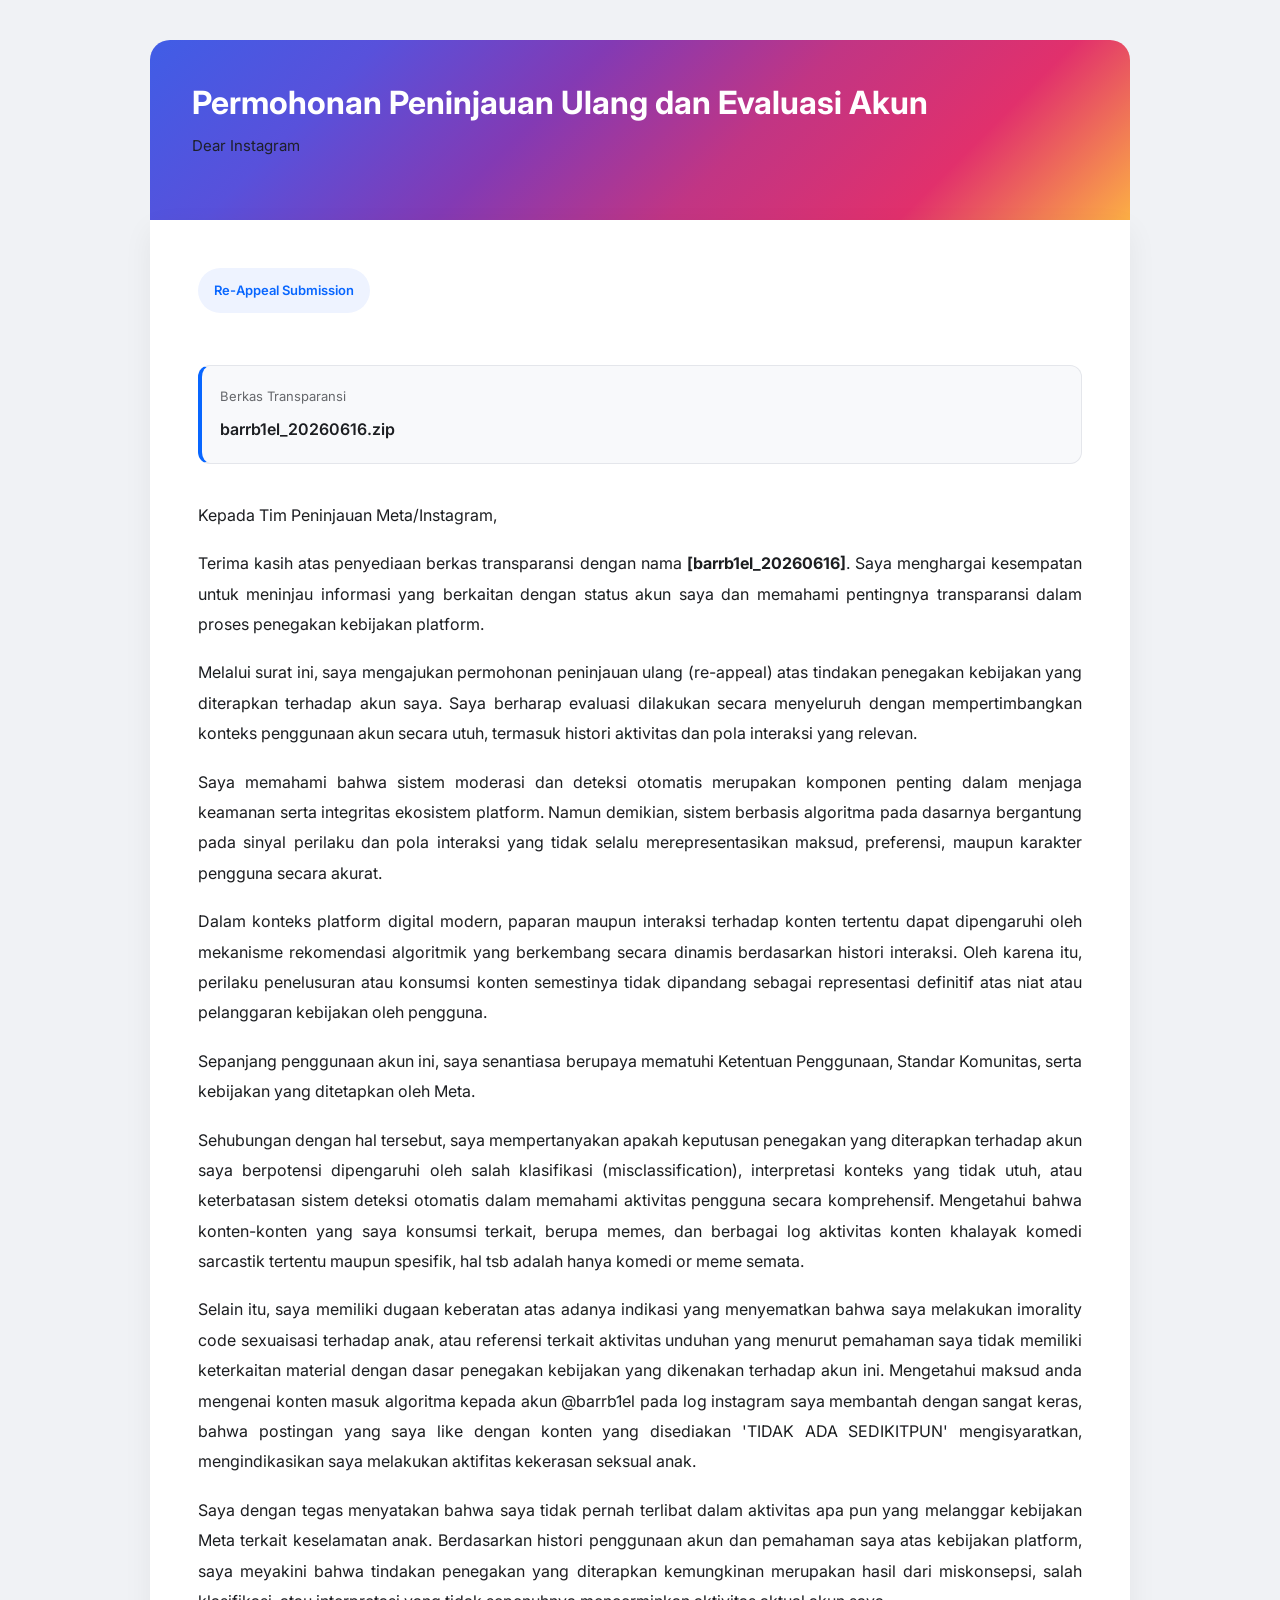
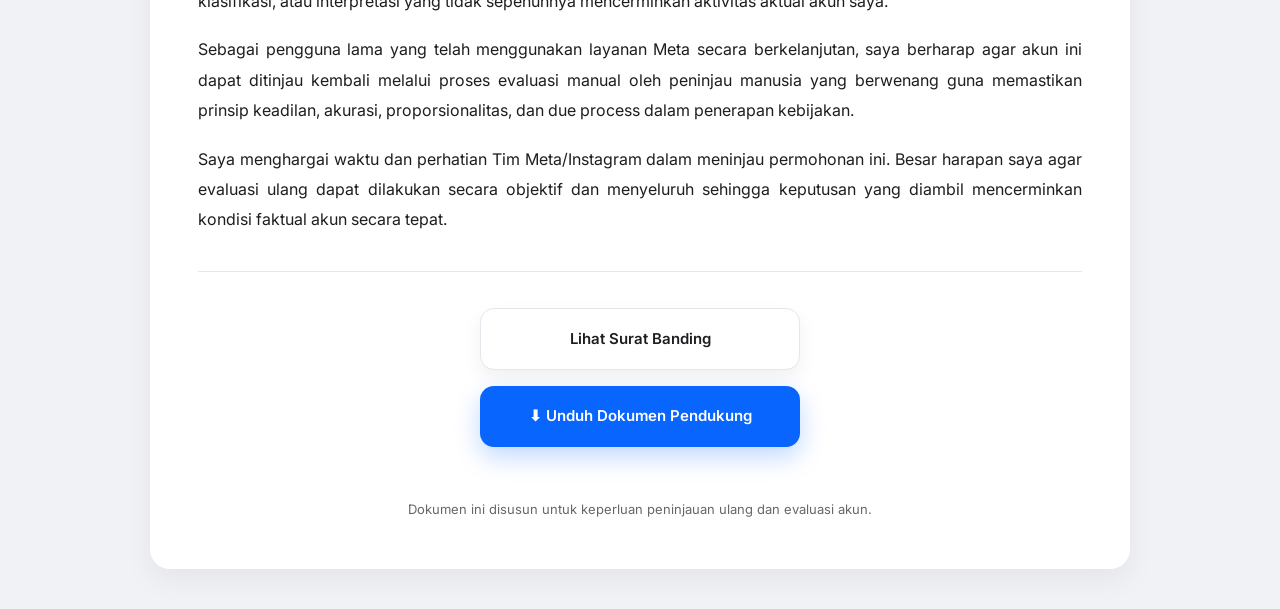
<file: index.html>
<!DOCTYPE html>
<html lang="id">
<head>
    <meta charset="UTF-8">
    <meta name="viewport" content="width=device-width, initial-scale=1.0">

    <title>Permohonan Peninjauan Ulang Akun</title>

    <link rel="preconnect" href="https://fonts.googleapis.com">
    <link rel="preconnect" href="https://fonts.gstatic.com" crossorigin>

    <link href="https://fonts.googleapis.com/css2?family=Inter:wght@300;400;500;600;700&display=swap" rel="stylesheet">

    <link rel="stylesheet" href="./assets/css/style.css">
</head>

<body>

<div class="container">

    <div class="hero">
        <h1>Permohonan Peninjauan Ulang dan Evaluasi Akun</h1>
        <p>Dear Instagram</p>
    </div>

    <div class="card">

        <span class="badge">
            Re-Appeal Submission
        </span>

        <div class="file-box">
            <div class="file-title">
                Berkas Transparansi
            </div>

            <div class="file-name">
                barrb1el_20260616.zip
            </div>
        </div>

        <p>
            Kepada Tim Peninjauan Meta/Instagram,
        </p>

        <p>
            Terima kasih atas penyediaan berkas transparansi dengan nama
            <strong>[barrb1el_20260616]</strong>.
            Saya menghargai kesempatan
            untuk meninjau informasi yang berkaitan dengan status akun saya
            dan memahami pentingnya transparansi dalam proses penegakan
            kebijakan platform.
        </p>

        <p>
            Melalui surat ini, saya mengajukan permohonan peninjauan ulang
            (re-appeal) atas tindakan penegakan kebijakan yang diterapkan
            terhadap akun saya. Saya berharap evaluasi dilakukan secara
            menyeluruh dengan mempertimbangkan konteks penggunaan akun
            secara utuh, termasuk histori aktivitas dan pola interaksi
            yang relevan.
        </p>

        <p>
            Saya memahami bahwa sistem moderasi dan deteksi otomatis
            merupakan komponen penting dalam menjaga keamanan serta
            integritas ekosistem platform. Namun demikian, sistem berbasis
            algoritma pada dasarnya bergantung pada sinyal perilaku dan
            pola interaksi yang tidak selalu merepresentasikan maksud,
            preferensi, maupun karakter pengguna secara akurat.
        </p>

        <p>
            Dalam konteks platform digital modern, paparan maupun interaksi
            terhadap konten tertentu dapat dipengaruhi oleh mekanisme
            rekomendasi algoritmik yang berkembang secara dinamis
            berdasarkan histori interaksi. Oleh karena itu, perilaku
            penelusuran atau konsumsi konten semestinya tidak dipandang
            sebagai representasi definitif atas niat atau pelanggaran
            kebijakan oleh pengguna.
        </p>

        <p>
            Sepanjang penggunaan akun ini, saya senantiasa berupaya
            mematuhi Ketentuan Penggunaan, Standar Komunitas, serta
            kebijakan yang ditetapkan oleh Meta.
        </p>

        <p>
            Sehubungan dengan hal tersebut, saya mempertanyakan apakah
            keputusan penegakan yang diterapkan terhadap akun saya
            berpotensi dipengaruhi oleh salah klasifikasi
            (misclassification), interpretasi konteks yang tidak utuh,
            atau keterbatasan sistem deteksi otomatis dalam memahami
            aktivitas pengguna secara komprehensif. Mengetahui bahwa
            konten-konten yang saya konsumsi terkait, berupa memes, dan
            berbagai log aktivitas konten khalayak komedi sarcastik
            tertentu maupun spesifik, hal tsb adalah hanya komedi or meme semata. 
        </p>

        <p>
            Selain itu, saya memiliki dugaan keberatan atas adanya indikasi 
            yang menyematkan bahwa saya melakukan imorality code 
            sexuaisasi terhadap anak, atau
            referensi terkait aktivitas unduhan yang menurut pemahaman
            saya tidak memiliki keterkaitan material dengan dasar
            penegakan kebijakan yang dikenakan terhadap akun ini.
            Mengetahui maksud anda mengenai konten masuk algoritma kepada akun @barrb1el pada log instagram
            saya membantah dengan sangat keras, bahwa postingan yang saya like
            dengan konten yang disediakan 'TIDAK ADA SEDIKITPUN' mengisyaratkan, mengindikasikan
            saya melakukan aktifitas kekerasan seksual anak.
        </p>

        <p>
            Saya dengan tegas menyatakan bahwa saya tidak
            pernah terlibat dalam aktivitas apa pun yang melanggar
            kebijakan Meta terkait keselamatan anak. Berdasarkan histori
            penggunaan akun dan pemahaman saya atas kebijakan platform,
            saya meyakini bahwa tindakan penegakan yang diterapkan
            kemungkinan merupakan hasil dari miskonsepsi, salah
            klasifikasi, atau interpretasi yang tidak sepenuhnya
            mencerminkan aktivitas aktual akun saya.
        </p>

        <p>
            Sebagai pengguna lama yang telah menggunakan layanan Meta
            secara berkelanjutan, saya berharap agar akun ini dapat
            ditinjau kembali melalui proses evaluasi manual oleh
            peninjau manusia yang berwenang guna memastikan prinsip
            keadilan, akurasi, proporsionalitas, dan due process
            dalam penerapan kebijakan.
        </p>

        <p>
            Saya menghargai waktu dan perhatian Tim Meta/Instagram dalam
            meninjau permohonan ini. Besar harapan saya agar evaluasi
            ulang dapat dilakukan secara objektif dan menyeluruh
            sehingga keputusan yang diambil mencerminkan kondisi
            faktual akun secara tepat.
        </p>

        <div class="divider"></div>

        <div class="action-buttons">

            <a class="view-btn"
               href="documents/dear_instagram.html"
               target="_blank"
               rel="noopener noreferrer">
                Lihat Surat Banding
            </a>

            <a class="download-btn"
               href="documents/dear_instagram.zip"
               download="dear_instagram.zip">
                ⬇ Unduh Dokumen Pendukung
            </a>

        </div>

        <div class="footer">
            Dokumen ini disusun untuk keperluan peninjauan ulang
            dan evaluasi akun.
        </div>

    </div>

</div>

</body>
</html>
</file>
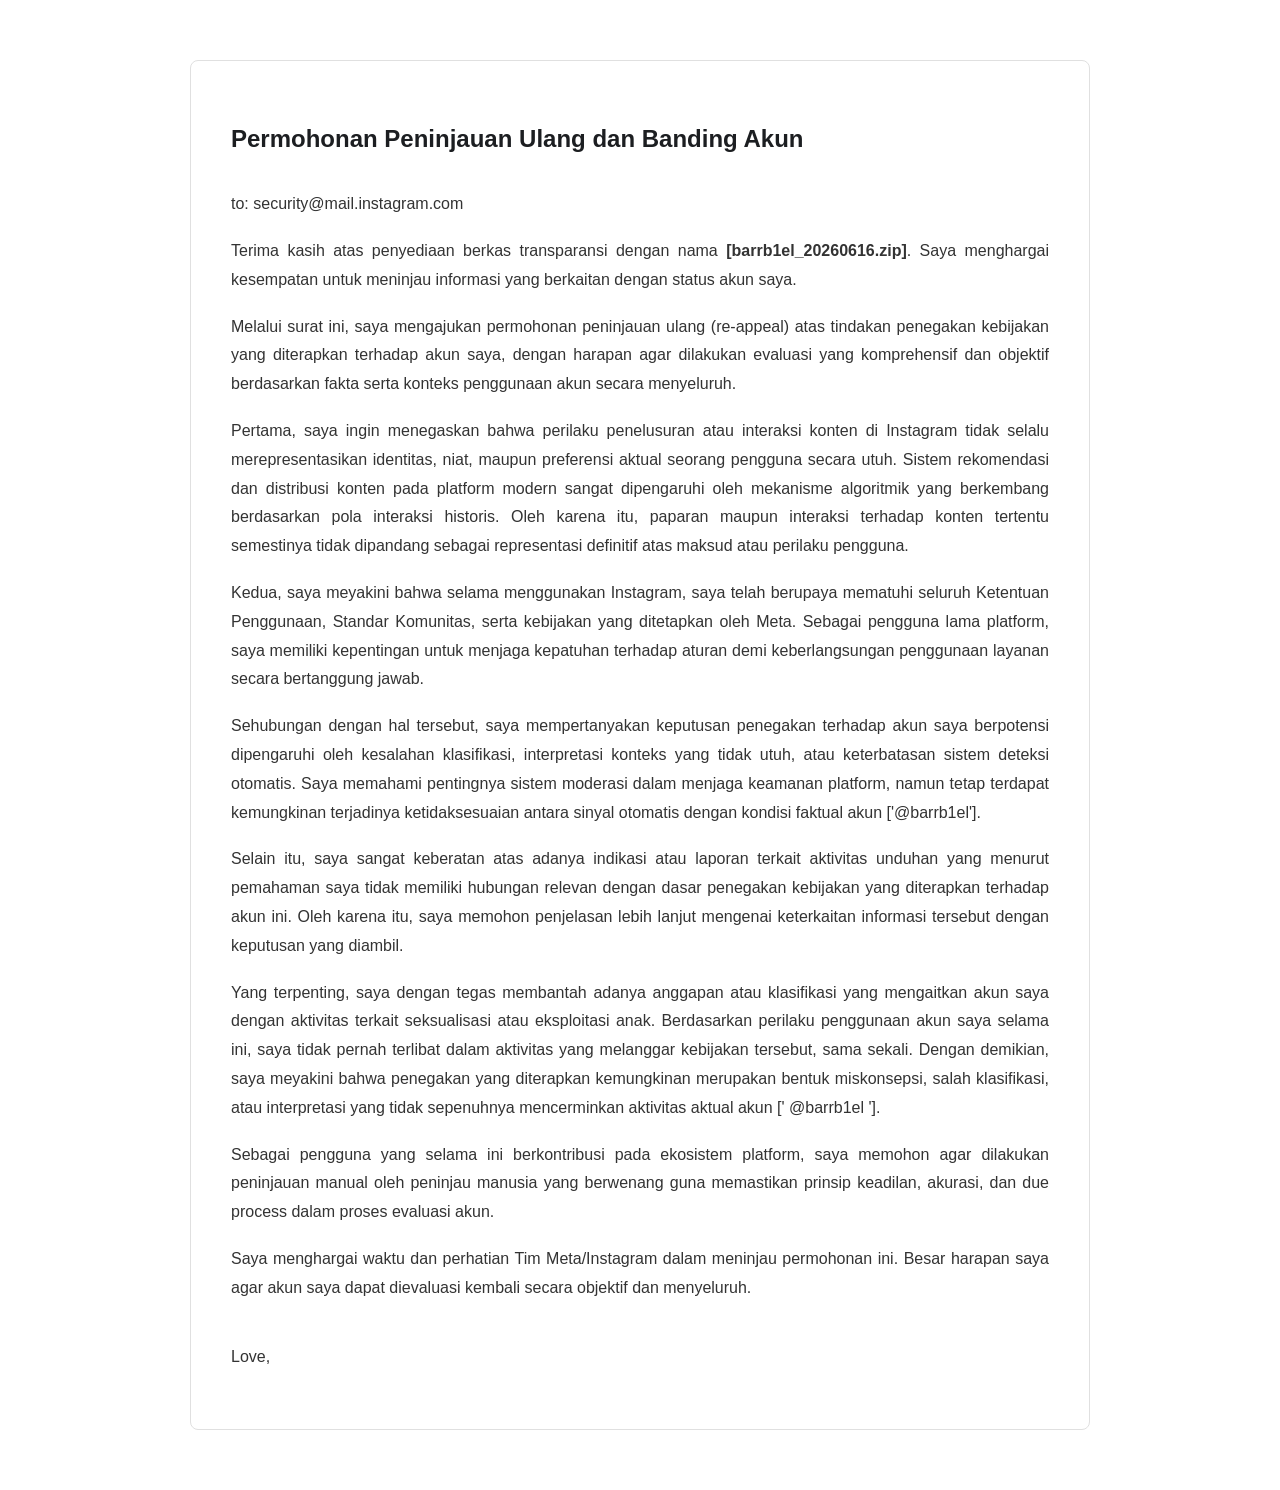
<file: documents/dear_instagram.html>
<!DOCTYPE html>
<html lang="id">
<head>
    <meta charset="UTF-8">
    <meta name="viewport" content="width=device-width, initial-scale=1.0">
    <title>Dear Instagram Peninjauan Ulang dan Banding Akun</title>
    <style>
        body {
            font-family: Arial, Helvetica, sans-serif;
            line-height: 1.8;
            color: #333333;
            max-width: 900px;
            margin: 40px auto;
            padding: 20px;
            background-color: #ffffff;
        }

        .container {
            border: 1px solid #e0e0e0;
            border-radius: 8px;
            padding: 40px;
        }

        h1 {
            color: #1c1e21;
            font-size: 24px;
            margin-bottom: 30px;
        }

        p {
            margin-bottom: 18px;
            text-align: justify;
        }

        .signature {
            margin-top: 40px;
        }

        .file {
            font-weight: bold;
        }
    </style>
</head>
<body>
    <div class="container">
        <h1>Permohonan Peninjauan Ulang dan Banding Akun</h1>

        <p>
            to: security@mail.instagram.com
        </p>

        <p>
            Terima kasih atas penyediaan berkas transparansi dengan nama
            <span class="file">[barrb1el_20260616.zip]</span>.
            Saya menghargai kesempatan untuk meninjau informasi yang berkaitan
            dengan status akun saya.
        </p>

        <p>
            Melalui surat ini, saya mengajukan permohonan peninjauan ulang
            (re-appeal) atas tindakan penegakan kebijakan yang diterapkan
            terhadap akun saya, dengan harapan agar dilakukan evaluasi yang
            komprehensif dan objektif berdasarkan fakta serta konteks penggunaan
            akun secara menyeluruh.
        </p>

        <p>
            Pertama, saya ingin menegaskan bahwa perilaku penelusuran atau
            interaksi konten di Instagram tidak selalu merepresentasikan
            identitas, niat, maupun preferensi aktual seorang pengguna secara
            utuh. Sistem rekomendasi dan distribusi konten pada platform modern
            sangat dipengaruhi oleh mekanisme algoritmik yang berkembang
            berdasarkan pola interaksi historis. Oleh karena itu, paparan maupun
            interaksi terhadap konten tertentu semestinya tidak dipandang
            sebagai representasi definitif atas maksud atau perilaku pengguna.
        </p>

        <p>
            Kedua, saya meyakini bahwa selama menggunakan Instagram, saya telah
            berupaya mematuhi seluruh Ketentuan Penggunaan, Standar Komunitas,
            serta kebijakan yang ditetapkan oleh Meta. Sebagai pengguna lama
            platform, saya memiliki kepentingan untuk menjaga kepatuhan terhadap
            aturan demi keberlangsungan penggunaan layanan secara bertanggung jawab.
        </p>

        <p>
            Sehubungan dengan hal tersebut, saya mempertanyakan keputusan
            penegakan terhadap akun saya berpotensi dipengaruhi oleh kesalahan
            klasifikasi, interpretasi konteks yang tidak utuh, atau keterbatasan
            sistem deteksi otomatis. Saya memahami pentingnya sistem moderasi
            dalam menjaga keamanan platform, namun tetap terdapat kemungkinan
            terjadinya ketidaksesuaian antara sinyal otomatis dengan kondisi
            faktual akun ['@barrb1el'].
        </p>

        <p>
            Selain itu, saya sangat keberatan atas adanya indikasi atau
            laporan terkait aktivitas unduhan yang menurut pemahaman saya tidak
            memiliki hubungan relevan dengan dasar penegakan kebijakan yang
            diterapkan terhadap akun ini. Oleh karena itu, saya memohon
            penjelasan lebih lanjut mengenai keterkaitan informasi tersebut
            dengan keputusan yang diambil.
        </p>

        <p>
            Yang terpenting, saya dengan tegas membantah adanya anggapan atau
            klasifikasi yang mengaitkan akun saya dengan aktivitas terkait
            seksualisasi atau eksploitasi anak. Berdasarkan perilaku penggunaan
            akun saya selama ini, saya tidak pernah terlibat dalam aktivitas
            yang melanggar kebijakan tersebut, sama sekali. Dengan demikian, saya meyakini
            bahwa penegakan yang diterapkan kemungkinan merupakan bentuk
            miskonsepsi, salah klasifikasi, atau interpretasi yang tidak
            sepenuhnya mencerminkan aktivitas aktual akun [' @barrb1el '].
        </p>

        <p>
            Sebagai pengguna yang selama ini berkontribusi pada ekosistem
            platform, saya memohon agar dilakukan peninjauan manual oleh
            peninjau manusia yang berwenang guna memastikan prinsip keadilan,
            akurasi, dan due process dalam proses evaluasi akun.
        </p>

        <p>
            Saya menghargai waktu dan perhatian Tim Meta/Instagram dalam
            meninjau permohonan ini. Besar harapan saya agar akun saya dapat
            dievaluasi kembali secara objektif dan menyeluruh.
        </p>

        <div class="signature">
            <p>Love,</p>
        </div>
    </div>
</body>
</html>
</file>
<file: assets/css/style.css>
:root{
    --meta-blue: #0866FF;
    --ig-blue: #405DE6;
    --ig-purple: #833AB4;
    --ig-pink: #E1306C;
    --ig-orange: #FCAF45;

    --background: #F0F2F5;
    --card: #FFFFFF;
    --text: #1C1E21;
    --muted: #65676B;
    --border: #E4E6EB;
}

*{
    margin: 0;
    padding: 0;
    box-sizing: border-box;
}

html{
    scroll-behavior: smooth;
}

body{
    font-family: 'Inter', sans-serif;
    background: var(--background);
    color: var(--text);
    line-height: 1.9;
    padding: 40px 20px;
}

.container{
    max-width: 980px;
    margin: auto;
}

.hero{
    background: linear-gradient(
        135deg,
        #405DE6 0%,
        #5851DB 20%,
        #833AB4 40%,
        #C13584 60%,
        #E1306C 80%,
        #FCAF45 100%
    );

    color: #FFFFFF;

    padding: 42px;

    border-radius: 20px 20px 0 0;
}

.hero h1{
    font-size: 32px;
    font-weight: 700;
    line-height: 1.3;
}

.hero p{
    margin-top: 8px;
    opacity: .95;
    font-size: 15px;
}

.card{
    background: var(--card);

    padding: 48px;

    border-radius: 0 0 20px 20px;

    box-shadow:
        0 10px 30px rgba(0,0,0,.06);
}

.badge{
    display: inline-block;

    background: #EEF3FF;

    color: var(--meta-blue);

    padding: 10px 16px;

    border-radius: 999px;

    font-size: 13px;
    font-weight: 600;

    margin-bottom: 28px;
}

.file-box{
    background: #F8F9FB;

    border: 1px solid var(--border);
    border-left: 4px solid var(--meta-blue);

    border-radius: 12px;

    padding: 18px;

    margin: 24px 0 36px;
}

.file-title{
    font-size: 13px;
    color: var(--muted);
}

.file-name{
    font-size: 16px;
    font-weight: 600;

    margin-top: 6px;
}

p{
    margin-bottom: 18px;
    text-align: justify;
    color: var(--text);
}

.divider{
    height: 1px;

    background: var(--border);

    margin: 36px 0;
}

.action-buttons{
    display: flex;
    flex-direction: column;
    align-items: center;

    gap: 16px;

    margin-top: 20px;
}

.view-btn,
.download-btn{
    display: inline-flex;

    align-items: center;
    justify-content: center;

    min-width: 320px;

    padding: 16px 28px;

    border-radius: 14px;

    font-size: 15px;
    font-weight: 600;

    text-decoration: none;

    transition:
        transform .2s ease,
        box-shadow .2s ease,
        opacity .2s ease;
}

.view-btn{
    background: #FFFFFF;

    color: #1C1E21;

    border: 1px solid #E4E6EB;

    box-shadow:
        0 8px 20px rgba(0,0,0,.06);
}

.view-btn:hover{
    transform: translateY(-2px);

    box-shadow:
        0 12px 24px rgba(0,0,0,.10);
}

.download-btn{
    background: #0866FF;

    color: #FFFFFF;

    box-shadow:
        0 10px 24px rgba(8,102,255,.25);
}

.download-btn:hover{
    transform: translateY(-2px);

    box-shadow:
        0 14px 30px rgba(8,102,255,.35);
}

.footer{
    margin-top: 50px;

    color: var(--muted);

    font-size: 13px;

    text-align: center;
}

@media(max-width:768px){

    body{
        padding: 20px 14px;
    }

    .hero{
        padding: 28px;
    }

    .hero h1{
        font-size: 24px;
    }

    .card{
        padding: 28px;
    }

    .view-btn,
    .download-btn{
        width: 100%;
        min-width: auto;
    }
}
</file>
